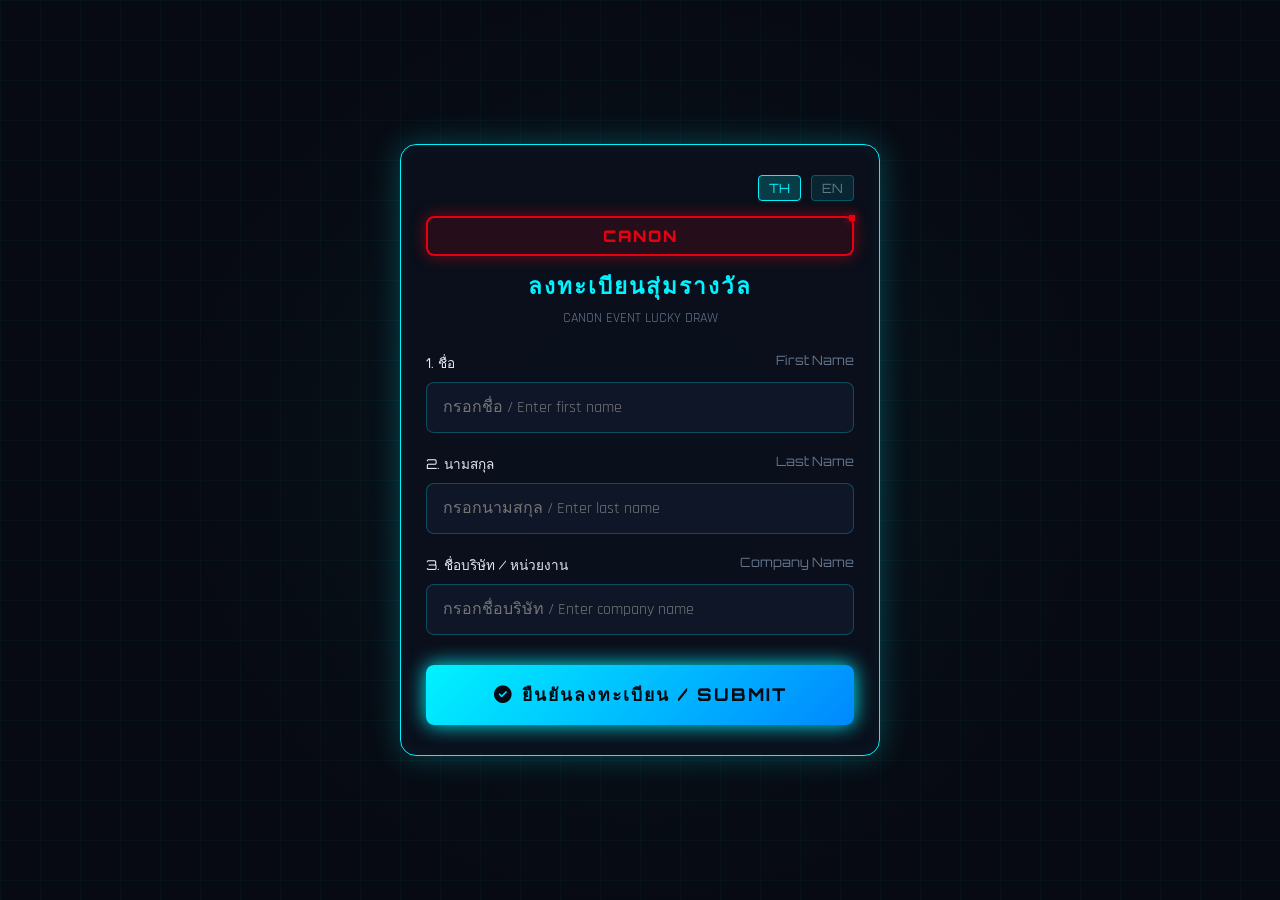
<file: register.html>
<!DOCTYPE html>
<html lang="th">
<head>
  <meta charset="UTF-8">
  <meta name="viewport" content="width=device-width, initial-scale=1.0">
  <title>CANON Lucky Draw - Registration / ลงทะเบียนเข้าร่วมงาน</title>
  <link rel="stylesheet" href="https://cdnjs.cloudflare.com/ajax/libs/font-awesome/6.4.0/css/all.min.css">
  <link rel="stylesheet" href="styles.css">
  <style>
    body {
      overflow-y: auto;
      display: flex;
      justify-content: center;
      align-items: center;
      min-height: 100vh;
      padding: 20px 15px;
    }

    .reg-card {
      background: rgba(11, 16, 28, 0.95);
      border: 1px solid var(--cyan-primary);
      box-shadow: 0 0 30px rgba(0, 243, 255, 0.25), inset 0 0 20px rgba(0, 243, 255, 0.05);
      border-radius: 16px;
      width: 100%;
      max-width: 480px;
      padding: 30px 25px;
      position: relative;
      backdrop-filter: blur(16px);
    }

    .lang-switcher {
      display: flex;
      justify-content: flex-end;
      gap: 10px;
      margin-bottom: 15px;
    }

    .lang-btn {
      background: rgba(0, 243, 255, 0.1);
      border: 1px solid var(--border-cyan);
      color: var(--text-muted);
      padding: 4px 10px;
      border-radius: 4px;
      font-size: 0.8rem;
      cursor: pointer;
      font-family: var(--font-title);
    }

    .lang-btn.active {
      color: var(--cyan-primary);
      border-color: var(--cyan-primary);
      background: rgba(0, 243, 255, 0.2);
    }

    .reg-header {
      text-align: center;
      margin-bottom: 25px;
    }

    .reg-header h2 {
      font-family: var(--font-title);
      color: var(--cyan-primary);
      font-size: 1.4rem;
      letter-spacing: 2px;
      margin-bottom: 5px;
    }

    .reg-header p {
      color: var(--text-muted);
      font-size: 0.9rem;
    }

    .form-group {
      margin-bottom: 20px;
      display: flex;
      flex-direction: column;
      gap: 8px;
    }

    .form-label {
      font-family: var(--font-title);
      font-size: 0.85rem;
      color: var(--text-main);
      display: flex;
      justify-content: space-between;
    }

    .form-label span.en {
      color: var(--text-muted);
      font-size: 0.8rem;
    }

    .cyber-input {
      background: rgba(16, 24, 43, 0.9);
      border: 1px solid var(--border-cyan);
      color: #fff;
      padding: 14px 16px;
      border-radius: 8px;
      font-family: var(--font-body);
      font-size: 1rem;
      outline: none;
      transition: all 0.2s;
    }

    .cyber-input:focus {
      border-color: var(--cyan-primary);
      box-shadow: 0 0 15px rgba(0, 243, 255, 0.3);
    }

    .submit-btn {
      width: 100%;
      background: linear-gradient(135deg, #00f3ff 0%, #0088ff 100%);
      border: none;
      color: #050b14;
      padding: 16px;
      font-family: var(--font-title);
      font-size: 1.1rem;
      font-weight: 800;
      letter-spacing: 2px;
      border-radius: 8px;
      cursor: pointer;
      box-shadow: 0 0 20px var(--cyan-primary);
      margin-top: 10px;
      transition: all 0.2s;
    }

    .submit-btn:hover {
      transform: translateY(-2px);
      box-shadow: 0 0 30px var(--cyan-primary);
    }

    .success-card {
      display: none;
      text-align: center;
      padding: 20px 0;
    }

    .success-icon {
      width: 80px;
      height: 80px;
      background: rgba(0, 255, 136, 0.15);
      border: 2px solid var(--green-active);
      color: var(--green-active);
      border-radius: 50%;
      display: flex;
      align-items: center;
      justify-content: center;
      font-size: 2.5rem;
      margin: 0 auto 20px;
      box-shadow: 0 0 20px var(--green-active);
    }

    .badge-id {
      background: rgba(0, 243, 255, 0.1);
      border: 1px dashed var(--cyan-primary);
      padding: 10px 20px;
      border-radius: 6px;
      font-family: var(--font-title);
      color: var(--cyan-primary);
      font-size: 1.2rem;
      margin: 15px 0;
      display: inline-block;
    }
  </style>
</head>
<body>

  <div class="reg-card">
    <div class="lang-switcher">
      <button class="lang-btn active" onclick="switchLang('th')">TH</button>
      <button class="lang-btn" onclick="switchLang('en')">EN</button>
    </div>

    <!-- Registration Form -->
    <form id="regForm">
      <div class="reg-header">
        <div class="brand-icon canon-brand-icon" style="margin: 0 auto 12px; width: auto; padding: 0 14px; height: 40px; font-size: 1rem;">CANON</div>
        <h2 id="titleText">ลงทะเบียนสุ่มรางวัล</h2>
        <p id="subtitleText">CANON EVENT LUCKY DRAW</p>
      </div>

      <div class="form-group">
        <label class="form-label">
          <span id="lblFirstNameTH">1. ชื่อ</span>
          <span class="en" id="lblFirstNameEN">First Name</span>
        </label>
        <input type="text" id="firstName" class="cyber-input" placeholder="กรอกชื่อ / Enter first name" required>
      </div>

      <div class="form-group">
        <label class="form-label">
          <span id="lblLastNameTH">2. นามสกุล</span>
          <span class="en" id="lblLastNameEN">Last Name</span>
        </label>
        <input type="text" id="lastName" class="cyber-input" placeholder="กรอกนามสกุล / Enter last name" required>
      </div>

      <div class="form-group">
        <label class="form-label">
          <span id="lblCompanyTH">3. ชื่อบริษัท / หน่วยงาน</span>
          <span class="en" id="lblCompanyEN">Company Name</span>
        </label>
        <input type="text" id="company" class="cyber-input" placeholder="กรอกชื่อบริษัท / Enter company name" required>
      </div>

      <button type="submit" class="submit-btn" id="btnSubmit">
        <i class="fas fa-check-circle"></i> ยืนยันลงทะเบียน / SUBMIT
      </button>
    </form>

    <!-- Success Confirmation -->
    <div class="success-card" id="successCard">
      <div class="success-icon"><i class="fas fa-check"></i></div>
      <h3 style="font-family: var(--font-title); color: var(--green-active); font-size: 1.4rem;" id="succTitle">ลงทะเบียนสำเร็จ!</h3>
      <p style="color: var(--text-main); margin-top: 5px;" id="succDesc">คุณเข้าสู่ระบบสุ่มรางวัลเรียบร้อยแล้ว</p>
      <div class="badge-id" id="assignedId">ID: CN-9999</div>
      <p style="color: var(--text-muted); font-size: 0.85rem;" id="succFoot">ขอบคุณที่เข้าร่วมงาน CANON Event</p>
    </div>
  </div>

  <script>
    const CLOUD_SYNC_URL = 'https://kvdb.io/WJ2N9Z4cT8eR5xL1pQ7m2a/sf_canon_participants';
    const REALTIME_STREAM_URL = 'https://ntfy.sh/sf_canon_draw_room_2026';

    function switchLang(lang) {
      document.querySelectorAll('.lang-btn').forEach(b => b.classList.remove('active'));
      event.target.classList.add('active');

      if (lang === 'en') {
        document.getElementById('titleText').textContent = 'EVENT REGISTRATION';
        document.getElementById('subtitleText').textContent = 'Enter details to enter the lucky draw pool';
        document.getElementById('lblFirstNameTH').textContent = '1. First Name';
        document.getElementById('lblFirstNameEN').textContent = '';
        document.getElementById('lblLastNameTH').textContent = '2. Last Name';
        document.getElementById('lblLastNameEN').textContent = '';
        document.getElementById('lblCompanyTH').textContent = '3. Company Name';
        document.getElementById('lblCompanyEN').textContent = '';
        document.getElementById('firstName').placeholder = 'Enter your first name';
        document.getElementById('lastName').placeholder = 'Enter your last name';
        document.getElementById('company').placeholder = 'Enter your company name';
        document.getElementById('btnSubmit').innerHTML = '<i class="fas fa-check-circle"></i> REGISTER NOW';
        document.getElementById('succTitle').textContent = 'REGISTRATION SUCCESSFUL!';
        document.getElementById('succDesc').textContent = 'You are now entered into the lucky draw pool.';
        document.getElementById('succFoot').textContent = 'Thank you for joining the CANON Event';
      } else {
        document.getElementById('titleText').textContent = 'ลงทะเบียนสุ่มรางวัล';
        document.getElementById('subtitleText').textContent = 'CANON EVENT LUCKY DRAW';
        document.getElementById('lblFirstNameTH').textContent = '1. ชื่อ';
        document.getElementById('lblFirstNameEN').textContent = 'First Name';
        document.getElementById('lblLastNameTH').textContent = '2. นามสกุล';
        document.getElementById('lblLastNameEN').textContent = 'Last Name';
        document.getElementById('lblCompanyTH').textContent = '3. ชื่อบริษัท / หน่วยงาน';
        document.getElementById('lblCompanyEN').textContent = 'Company Name';
        document.getElementById('firstName').placeholder = 'กรอกชื่อ / Enter first name';
        document.getElementById('lastName').placeholder = 'กรอกนามสกุล / Enter last name';
        document.getElementById('company').placeholder = 'กรอกชื่อบริษัท / Enter company name';
        document.getElementById('btnSubmit').innerHTML = '<i class="fas fa-check-circle"></i> ยืนยันลงทะเบียน / SUBMIT';
        document.getElementById('succTitle').textContent = 'ลงทะเบียนสำเร็จ!';
        document.getElementById('succDesc').textContent = 'คุณเข้าสู่ระบบสุ่มรางวัลเรียบร้อยแล้ว';
        document.getElementById('succFoot').textContent = 'ขอบคุณที่เข้าร่วมงาน CANON Event';
      }
    }

    document.getElementById('regForm').addEventListener('submit', async (e) => {
      e.preventDefault();

      const firstName = document.getElementById('firstName').value.trim();
      const lastName = document.getElementById('lastName').value.trim();
      const company = document.getElementById('company').value.trim();

      if (!firstName || !lastName || !company) return;

      const newId = `CN-${Math.floor(1000 + Math.random() * 9000)}`;
      const newCandidate = {
        id: newId,
        name: `${firstName} ${lastName}`,
        dept: company,
        registeredAt: new Date().toISOString()
      };

      // 1. Save to mobile local storage
      const savedP = localStorage.getItem('sf_participants');
      let participants = savedP ? JSON.parse(savedP) : [];
      participants.push(newCandidate);
      localStorage.setItem('sf_participants', JSON.stringify(participants));

      // 2. Instant Real-time SSE Broadcast (0.1 Second Latency) to Main Laptop Screen
      try {
        fetch(REALTIME_STREAM_URL, {
          method: 'POST',
          headers: { 'Title': 'New Candidate', 'Tags': 'user' },
          body: JSON.stringify(newCandidate)
        });
      } catch (err) {}

      // 3. Persistent Cloud Database Sync
      try {
        const fetchRes = await fetch(CLOUD_SYNC_URL);
        let cloudList = [];
        if (fetchRes.ok) {
          cloudList = await fetchRes.json();
        }
        if (!Array.isArray(cloudList)) cloudList = [];
        cloudList.push(newCandidate);

        await fetch(CLOUD_SYNC_URL, {
          method: 'POST',
          headers: { 'Content-Type': 'application/json' },
          body: JSON.stringify(cloudList)
        });
      } catch (err) {}

      document.getElementById('regForm').style.display = 'none';
      document.getElementById('assignedId').textContent = `ID: ${newId}`;
      document.getElementById('successCard').style.display = 'block';
    });
  </script>
</body>
</html>
</file>
<file: styles.css>
@import url('https://fonts.googleapis.com/css2?family=Orbitron:wght@400;600;800;900&family=Rajdhani:wght@500;600;700&display=swap');

:root {
  --bg-dark: #070a12;
  --bg-panel: rgba(11, 16, 28, 0.85);
  --bg-card: rgba(16, 24, 43, 0.75);
  --cyan-primary: #00f3ff;
  --cyan-glow: rgba(0, 243, 255, 0.4);
  --amber-warning: #ff9e00;
  --green-active: #00ff88;
  --magenta-accent: #ff0055;
  --canon-red: #e60012;
  --canon-glow: rgba(230, 0, 18, 0.5);
  --text-main: #e2e8f0;
  --text-muted: #64748b;
  --border-cyan: rgba(0, 243, 255, 0.25);
  --border-glow: 0 0 15px rgba(0, 243, 255, 0.3);
  --font-title: 'Orbitron', sans-serif;
  --font-body: 'Rajdhani', sans-serif;
}

* {
  box-sizing: border-box;
  margin: 0;
  padding: 0;
  user-select: none;
}

body, html {
  width: 100%;
  height: 100%;
  overflow: hidden;
  background-color: var(--bg-dark);
  color: var(--text-main);
  font-family: var(--font-body);
  background-image: 
    radial-gradient(circle at 50% 50%, rgba(0, 243, 255, 0.05) 0%, transparent 60%),
    linear-gradient(rgba(0, 243, 255, 0.03) 1px, transparent 1px),
    linear-gradient(90deg, rgba(0, 243, 255, 0.03) 1px, transparent 1px);
  background-size: 100% 100%, 40px 40px, 40px 40px;
}

/* App Container */
#app {
  display: flex;
  flex-direction: column;
  width: 100vw;
  height: 100vh;
  position: relative;
}

/* Header Telemetry Bar */
.hud-header {
  height: 70px;
  background: var(--bg-panel);
  border-bottom: 1px solid var(--border-cyan);
  display: flex;
  justify-content: space-between;
  align-items: center;
  padding: 0 25px;
  box-shadow: 0 4px 20px rgba(0,0,0,0.6);
  z-index: 10;
  backdrop-filter: blur(12px);
}

.brand {
  display: flex;
  align-items: center;
  gap: 15px;
}

.brand-icon {
  width: 40px;
  height: 40px;
  border: 2px solid var(--cyan-primary);
  border-radius: 8px;
  display: flex;
  align-items: center;
  justify-content: center;
  color: var(--cyan-primary);
  box-shadow: var(--border-glow);
  font-family: var(--font-title);
  font-weight: 900;
  font-size: 1.2rem;
  background: rgba(0, 243, 255, 0.1);
  position: relative;
}

.canon-brand-icon {
  width: auto;
  padding: 0 14px;
  border-color: var(--canon-red);
  color: var(--canon-red);
  background: rgba(230, 0, 18, 0.12);
  box-shadow: 0 0 15px var(--canon-glow);
  font-family: var(--font-title);
  font-weight: 900;
  font-size: 1.1rem;
  letter-spacing: 2px;
}

.brand-icon::after {
  content: '';
  position: absolute;
  top: -3px;
  right: -3px;
  width: 6px;
  height: 6px;
  background: var(--canon-red);
  box-shadow: 0 0 8px var(--canon-red);
}

.brand-text {
  display: flex;
  flex-direction: column;
}

.brand-title {
  font-family: var(--font-title);
  font-size: 1.2rem;
  font-weight: 800;
  letter-spacing: 2px;
  color: #fff;
  text-shadow: 0 0 10px var(--cyan-glow);
}

.brand-subtitle {
  font-size: 0.85rem;
  color: var(--canon-red);
  font-weight: 700;
  letter-spacing: 3px;
  text-transform: uppercase;
}

.hud-status-group {
  display: flex;
  align-items: center;
  gap: 25px;
}

.telemetry-item {
  display: flex;
  flex-direction: column;
  align-items: flex-end;
}

.telemetry-label {
  font-size: 0.75rem;
  color: var(--text-muted);
  letter-spacing: 1px;
  text-transform: uppercase;
}

.telemetry-value {
  font-family: var(--font-title);
  font-size: 1rem;
  font-weight: 700;
  color: var(--cyan-primary);
}

.status-badge {
  display: flex;
  align-items: center;
  gap: 8px;
  background: rgba(0, 255, 136, 0.1);
  border: 1px solid var(--green-active);
  padding: 6px 14px;
  border-radius: 4px;
  font-family: var(--font-title);
  font-size: 0.8rem;
  color: var(--green-active);
  letter-spacing: 1px;
}

.status-dot {
  width: 8px;
  height: 8px;
  border-radius: 50%;
  background: var(--green-active);
  box-shadow: 0 0 8px var(--green-active);
  animation: pulse-green 1.5s infinite alternate;
}

@keyframes pulse-green {
  from { opacity: 0.4; }
  to { opacity: 1; }
}

/* Action Header Controls */
.header-actions {
  display: flex;
  gap: 12px;
}

.icon-btn {
  background: var(--bg-card);
  border: 1px solid var(--border-cyan);
  color: var(--cyan-primary);
  width: 42px;
  height: 42px;
  border-radius: 6px;
  cursor: pointer;
  display: flex;
  align-items: center;
  justify-content: center;
  font-size: 1.1rem;
  transition: all 0.2s ease;
}

.icon-btn:hover {
  background: var(--cyan-primary);
  color: var(--bg-dark);
  box-shadow: 0 0 15px var(--cyan-primary);
  transform: translateY(-2px);
}

/* 50/50 Split Main Display Canvas Container */
.main-stage {
  flex: 1;
  position: relative;
  display: flex;
  flex-direction: row;
  align-items: center;
  justify-content: space-between;
  padding: 25px 45px;
  gap: 30px;
  overflow: hidden;
}

/* Left 50% Giant Featured Prize Showcase */
.stage-prize-showcase {
  flex: 1;
  height: 100%;
  display: flex;
  align-items: center;
  justify-content: center;
  z-index: 5;
}

.showcase-card {
  width: 100%;
  max-width: 540px;
  height: 90%;
  max-height: 520px;
  background: rgba(11, 16, 28, 0.88);
  border: 2px solid var(--amber-warning);
  border-radius: 20px;
  padding: 30px;
  display: flex;
  flex-direction: column;
  align-items: center;
  justify-content: space-between;
  box-shadow: 0 0 40px rgba(255, 158, 0, 0.35), inset 0 0 25px rgba(255, 158, 0, 0.1);
  backdrop-filter: blur(16px);
  position: relative;
}

.showcase-card::before {
  content: '';
  position: absolute;
  top: 0; left: 0; right: 0;
  height: 4px;
  background: linear-gradient(90deg, transparent, var(--amber-warning), transparent);
}

.showcase-img-wrapper {
  flex: 1;
  width: 100%;
  display: flex;
  align-items: center;
  justify-content: center;
  overflow: hidden;
  padding: 10px;
}

.showcase-prize-img {
  max-width: 100%;
  max-height: 380px;
  object-fit: contain;
  border-radius: 16px;
  filter: drop-shadow(0 0 25px rgba(255, 158, 0, 0.6));
  animation: floatImage 4s ease-in-out infinite alternate;
}

@keyframes floatImage {
  0% { transform: translateY(-8px) scale(1); filter: drop-shadow(0 0 20px rgba(255, 158, 0, 0.5)); }
  100% { transform: translateY(8px) scale(1.03); filter: drop-shadow(0 0 40px rgba(255, 158, 0, 0.85)); }
}

.showcase-info {
  margin-top: 15px;
  text-align: center;
  width: 100%;
}

.showcase-prize-title {
  font-family: var(--font-title);
  font-size: 1.8rem;
  font-weight: 900;
  color: var(--amber-warning);
  letter-spacing: 2px;
  text-shadow: 0 0 15px rgba(255, 158, 0, 0.6);
}

/* Right 50% 3D Particle Sphere Stage Container */
.stage-particle-wrapper {
  flex: 1;
  height: 100%;
  position: relative;
  display: flex;
  align-items: center;
  justify-content: center;
}

#particleCanvas {
  position: absolute;
  top: 0;
  left: 0;
  width: 100%;
  height: 100%;
  z-index: 1;
}

/* HUD Overlay Elements */
.hud-corner-tl, .hud-corner-tr, .hud-corner-bl, .hud-corner-br {
  position: absolute;
  width: 30px;
  height: 30px;
  border: 2px solid var(--cyan-primary);
  z-index: 2;
  pointer-events: none;
  opacity: 0.6;
}

.hud-corner-tl { top: 20px; left: 20px; border-right: none; border-bottom: none; }
.hud-corner-tr { top: 20px; right: 20px; border-left: none; border-bottom: none; }
.hud-corner-bl { bottom: 20px; left: 20px; border-right: none; border-top: none; }
.hud-corner-br { bottom: 20px; right: 20px; border-left: none; border-top: none; }

/* Control Panel Bar */
.control-bar {
  height: 90px;
  background: var(--bg-panel);
  border-top: 1px solid var(--border-cyan);
  display: flex;
  align-items: center;
  justify-content: space-between;
  padding: 0 35px;
  z-index: 10;
  backdrop-filter: blur(12px);
}

.prize-selector-group {
  display: flex;
  align-items: center;
  gap: 15px;
}

.prize-label {
  font-family: var(--font-title);
  font-size: 0.85rem;
  color: var(--text-muted);
  letter-spacing: 1px;
}

.cyber-select {
  background: rgba(16, 24, 43, 0.9);
  border: 1px solid var(--cyan-primary);
  color: #fff;
  padding: 10px 18px;
  border-radius: 6px;
  font-family: var(--font-body);
  font-size: 1.1rem;
  font-weight: 600;
  outline: none;
  cursor: pointer;
  min-width: 220px;
  box-shadow: 0 0 10px rgba(0, 243, 255, 0.15);
}

.cyber-select option {
  background: var(--bg-dark);
  color: #fff;
}

.batch-selector-group {
  display: flex;
  align-items: center;
  gap: 10px;
}

.batch-badge {
  background: rgba(0, 243, 255, 0.15);
  border: 1px solid var(--cyan-primary);
  color: var(--cyan-primary);
  padding: 8px 20px;
  border-radius: 6px;
  font-family: var(--font-title);
  font-size: 1.1rem;
  font-weight: 800;
  box-shadow: 0 0 10px var(--cyan-glow);
}

/* Giant Main Draw Button */
.draw-btn-wrapper {
  position: relative;
}

.draw-btn {
  background: linear-gradient(135deg, #00f3ff 0%, #0088ff 100%);
  border: none;
  color: #050b14;
  padding: 16px 48px;
  font-family: var(--font-title);
  font-size: 1.4rem;
  font-weight: 900;
  letter-spacing: 3px;
  border-radius: 8px;
  cursor: pointer;
  box-shadow: 0 0 25px var(--cyan-primary), inset 0 0 10px rgba(255,255,255,0.6);
  transition: all 0.25s cubic-bezier(0.175, 0.885, 0.32, 1.275);
  text-transform: uppercase;
  display: flex;
  align-items: center;
  gap: 12px;
}

.draw-btn:hover {
  transform: scale(1.05);
  box-shadow: 0 0 40px var(--cyan-primary), inset 0 0 15px rgba(255,255,255,0.9);
  background: linear-gradient(135deg, #50f7ff 0%, #00a2ff 100%);
}

.draw-btn:active {
  transform: scale(0.97);
}

.draw-btn.drawing {
  background: linear-gradient(135deg, var(--amber-warning) 0%, var(--magenta-accent) 100%);
  box-shadow: 0 0 35px var(--magenta-accent);
  color: #fff;
  animation: pulse-drawing 0.8s infinite alternate;
}

@keyframes pulse-drawing {
  from { box-shadow: 0 0 20px var(--magenta-accent); }
  to { box-shadow: 0 0 45px var(--amber-warning); }
}

/* Modals & Overlays */
.modal-overlay {
  position: fixed;
  top: 0;
  left: 0;
  width: 100vw;
  height: 100vh;
  background: rgba(4, 7, 13, 0.88);
  backdrop-filter: blur(16px);
  z-index: 100;
  display: flex;
  align-items: center;
  justify-content: center;
  opacity: 0;
  pointer-events: none;
  transition: opacity 0.3s ease;
}

.modal-overlay.active {
  opacity: 1;
  pointer-events: auto;
}

.cyber-modal {
  background: rgba(11, 16, 28, 0.95);
  border: 1px solid var(--cyan-primary);
  box-shadow: 0 0 30px rgba(0, 243, 255, 0.25), inset 0 0 20px rgba(0, 243, 255, 0.05);
  border-radius: 12px;
  width: 90%;
  max-width: 1100px;
  max-height: 85vh;
  display: flex;
  flex-direction: column;
  overflow: hidden;
  position: relative;
  transform: scale(0.95);
  transition: transform 0.3s cubic-bezier(0.175, 0.885, 0.32, 1.275);
}

.modal-overlay.active .cyber-modal {
  transform: scale(1);
}

.modal-header {
  padding: 20px 30px;
  border-bottom: 1px solid var(--border-cyan);
  display: flex;
  justify-content: space-between;
  align-items: center;
  background: rgba(0, 243, 255, 0.05);
}

.modal-title {
  font-family: var(--font-title);
  font-size: 1.3rem;
  color: var(--cyan-primary);
  letter-spacing: 2px;
  display: flex;
  align-items: center;
  gap: 12px;
}

.close-btn {
  background: none;
  border: none;
  color: var(--text-muted);
  font-size: 1.5rem;
  cursor: pointer;
  transition: color 0.2s;
}

.close-btn:hover {
  color: var(--magenta-accent);
}

.modal-body {
  padding: 30px;
  overflow-y: auto;
  flex: 1;
}

/* Winner Grid Reveal Display (Huge Glowing Prize Image) */
.winner-stage-banner {
  text-align: center;
  margin-bottom: 25px;
  display: flex;
  flex-direction: column;
  align-items: center;
}

.winner-prize-img {
  width: 250px;
  height: 250px;
  object-fit: cover;
  border-radius: 20px;
  border: 3px solid var(--amber-warning);
  box-shadow: 0 0 50px rgba(255, 158, 0, 0.7), inset 0 0 20px rgba(255, 255, 255, 0.3);
  margin-bottom: 18px;
  animation: prizeGlowPulse 2s infinite alternate;
}

@keyframes prizeGlowPulse {
  from { box-shadow: 0 0 35px rgba(255, 158, 0, 0.6); transform: scale(1); }
  to { box-shadow: 0 0 65px rgba(255, 158, 0, 0.9); transform: scale(1.03); }
}

.winner-prize-title {
  font-family: var(--font-title);
  font-size: 2rem;
  color: var(--amber-warning);
  text-transform: uppercase;
  letter-spacing: 3px;
  text-shadow: 0 0 20px rgba(255, 158, 0, 0.6);
  margin-bottom: 5px;
}

.winner-subtitle {
  color: var(--text-muted);
  font-size: 1rem;
  letter-spacing: 2px;
}

.winner-grid {
  display: grid;
  grid-template-columns: repeat(auto-fit, minmax(240px, 1fr));
  gap: 20px;
  justify-content: center;
}

.winner-card {
  background: linear-gradient(135deg, rgba(16, 24, 43, 0.9) 0%, rgba(7, 10, 18, 0.95) 100%);
  border: 1px solid var(--cyan-primary);
  border-radius: 10px;
  padding: 24px 20px;
  text-align: center;
  box-shadow: 0 8px 25px rgba(0, 243, 255, 0.15);
  position: relative;
  overflow: hidden;
  transform: translateY(30px);
  opacity: 0;
  animation: revealCard 0.5s forwards cubic-bezier(0.175, 0.885, 0.32, 1.275);
}

.winner-card::before {
  content: '';
  position: absolute;
  top: 0; left: 0; right: 0;
  height: 3px;
  background: linear-gradient(90deg, transparent, var(--cyan-primary), transparent);
}

.winner-avatar {
  width: 60px;
  height: 60px;
  border-radius: 50%;
  background: rgba(0, 243, 255, 0.1);
  border: 2px solid var(--cyan-primary);
  display: flex;
  align-items: center;
  justify-content: center;
  margin: 0 auto 15px;
  font-family: var(--font-title);
  font-size: 1.4rem;
  font-weight: 800;
  color: var(--cyan-primary);
  box-shadow: 0 0 15px var(--cyan-glow);
}

.winner-name {
  font-family: var(--font-title);
  font-size: 1.3rem;
  font-weight: 800;
  color: #fff;
  letter-spacing: 1px;
  margin-bottom: 6px;
}

.winner-dept {
  font-size: 0.95rem;
  color: var(--cyan-primary);
  letter-spacing: 1px;
  font-weight: 600;
}

.winner-id {
  font-size: 0.8rem;
  color: var(--text-muted);
  margin-top: 4px;
}

@keyframes revealCard {
  to {
    transform: translateY(0);
    opacity: 1;
  }
}

/* Management Tables & Forms */
.control-tabs {
  display: flex;
  gap: 10px;
  margin-bottom: 20px;
  border-bottom: 1px solid var(--border-cyan);
  padding-bottom: 10px;
}

.tab-btn {
  background: transparent;
  border: none;
  color: var(--text-muted);
  padding: 10px 20px;
  font-family: var(--font-title);
  font-size: 0.9rem;
  cursor: pointer;
  border-radius: 4px;
  transition: all 0.2s;
}

.tab-btn.active, .tab-btn:hover {
  color: var(--cyan-primary);
  background: rgba(0, 243, 255, 0.1);
}

.table-container {
  max-height: 400px;
  overflow-y: auto;
  border: 1px solid rgba(0, 243, 255, 0.15);
  border-radius: 6px;
}

.cyber-table {
  width: 100%;
  border-collapse: collapse;
  text-align: left;
}

.cyber-table th {
  background: rgba(0, 243, 255, 0.1);
  color: var(--cyan-primary);
  font-family: var(--font-title);
  font-size: 0.85rem;
  padding: 12px 16px;
  position: sticky;
  top: 0;
}

.cyber-table td {
  padding: 12px 16px;
  border-bottom: 1px solid rgba(255,255,255,0.05);
  font-size: 0.95rem;
}

.table-del-btn {
  background: rgba(255, 0, 85, 0.15);
  border: 1px solid var(--magenta-accent);
  color: var(--magenta-accent);
  width: 32px;
  height: 32px;
  border-radius: 4px;
  cursor: pointer;
  display: inline-flex;
  align-items: center;
  justify-content: center;
  transition: all 0.2s;
}

.table-del-btn:hover {
  background: var(--magenta-accent);
  color: #fff;
  box-shadow: 0 0 10px var(--magenta-accent);
}

.cyber-btn {
  background: rgba(0, 243, 255, 0.1);
  border: 1px solid var(--cyan-primary);
  color: var(--cyan-primary);
  padding: 10px 20px;
  border-radius: 6px;
  font-family: var(--font-title);
  font-size: 0.85rem;
  font-weight: 700;
  cursor: pointer;
  transition: all 0.2s;
  display: inline-flex;
  align-items: center;
  gap: 8px;
}

.cyber-btn:hover {
  background: var(--cyan-primary);
  color: var(--bg-dark);
  box-shadow: 0 0 15px var(--cyan-primary);
}

.cyber-btn.danger {
  border-color: var(--magenta-accent);
  color: var(--magenta-accent);
  background: rgba(255, 0, 85, 0.1);
}

.cyber-btn.danger:hover {
  background: var(--magenta-accent);
  color: #fff;
  box-shadow: 0 0 15px var(--magenta-accent);
}

.actions-row {
  display: flex;
  justify-content: space-between;
  margin-top: 20px;
  gap: 15px;
}

/* File Upload Drag Area */
.file-dropzone {
  border: 2px dashed var(--border-cyan);
  border-radius: 10px;
  padding: 25px;
  text-align: center;
  background: rgba(0, 243, 255, 0.02);
  cursor: pointer;
  transition: all 0.2s;
  margin-bottom: 20px;
}

.file-dropzone:hover, .file-dropzone.dragover {
  border-color: var(--cyan-primary);
  background: rgba(0, 243, 255, 0.08);
  box-shadow: inset 0 0 20px rgba(0, 243, 255, 0.15);
}

/* Prize Grid Items */
.prize-list-grid {
  display: grid;
  grid-template-columns: repeat(auto-fit, minmax(280px, 1fr));
  gap: 15px;
  margin-top: 20px;
}

.prize-card-item {
  background: var(--bg-card);
  border: 1px solid var(--border-cyan);
  border-radius: 10px;
  padding: 15px;
  display: flex;
  align-items: center;
  gap: 15px;
  position: relative;
}

.prize-card-img {
  width: 60px;
  height: 60px;
  object-fit: cover;
  border-radius: 8px;
  border: 1px solid var(--cyan-primary);
}

.prize-card-details {
  flex: 1;
}

.prize-card-title {
  font-family: var(--font-title);
  font-size: 0.95rem;
  color: #fff;
  margin-bottom: 4px;
}

.prize-card-count {
  font-size: 0.85rem;
  color: var(--amber-warning);
}

/* Confetti Overlay Canvas */
#confettiCanvas {
  position: fixed;
  top: 0;
  left: 0;
  width: 100vw;
  height: 100vh;
  pointer-events: none;
  z-index: 120;
}
</file>
